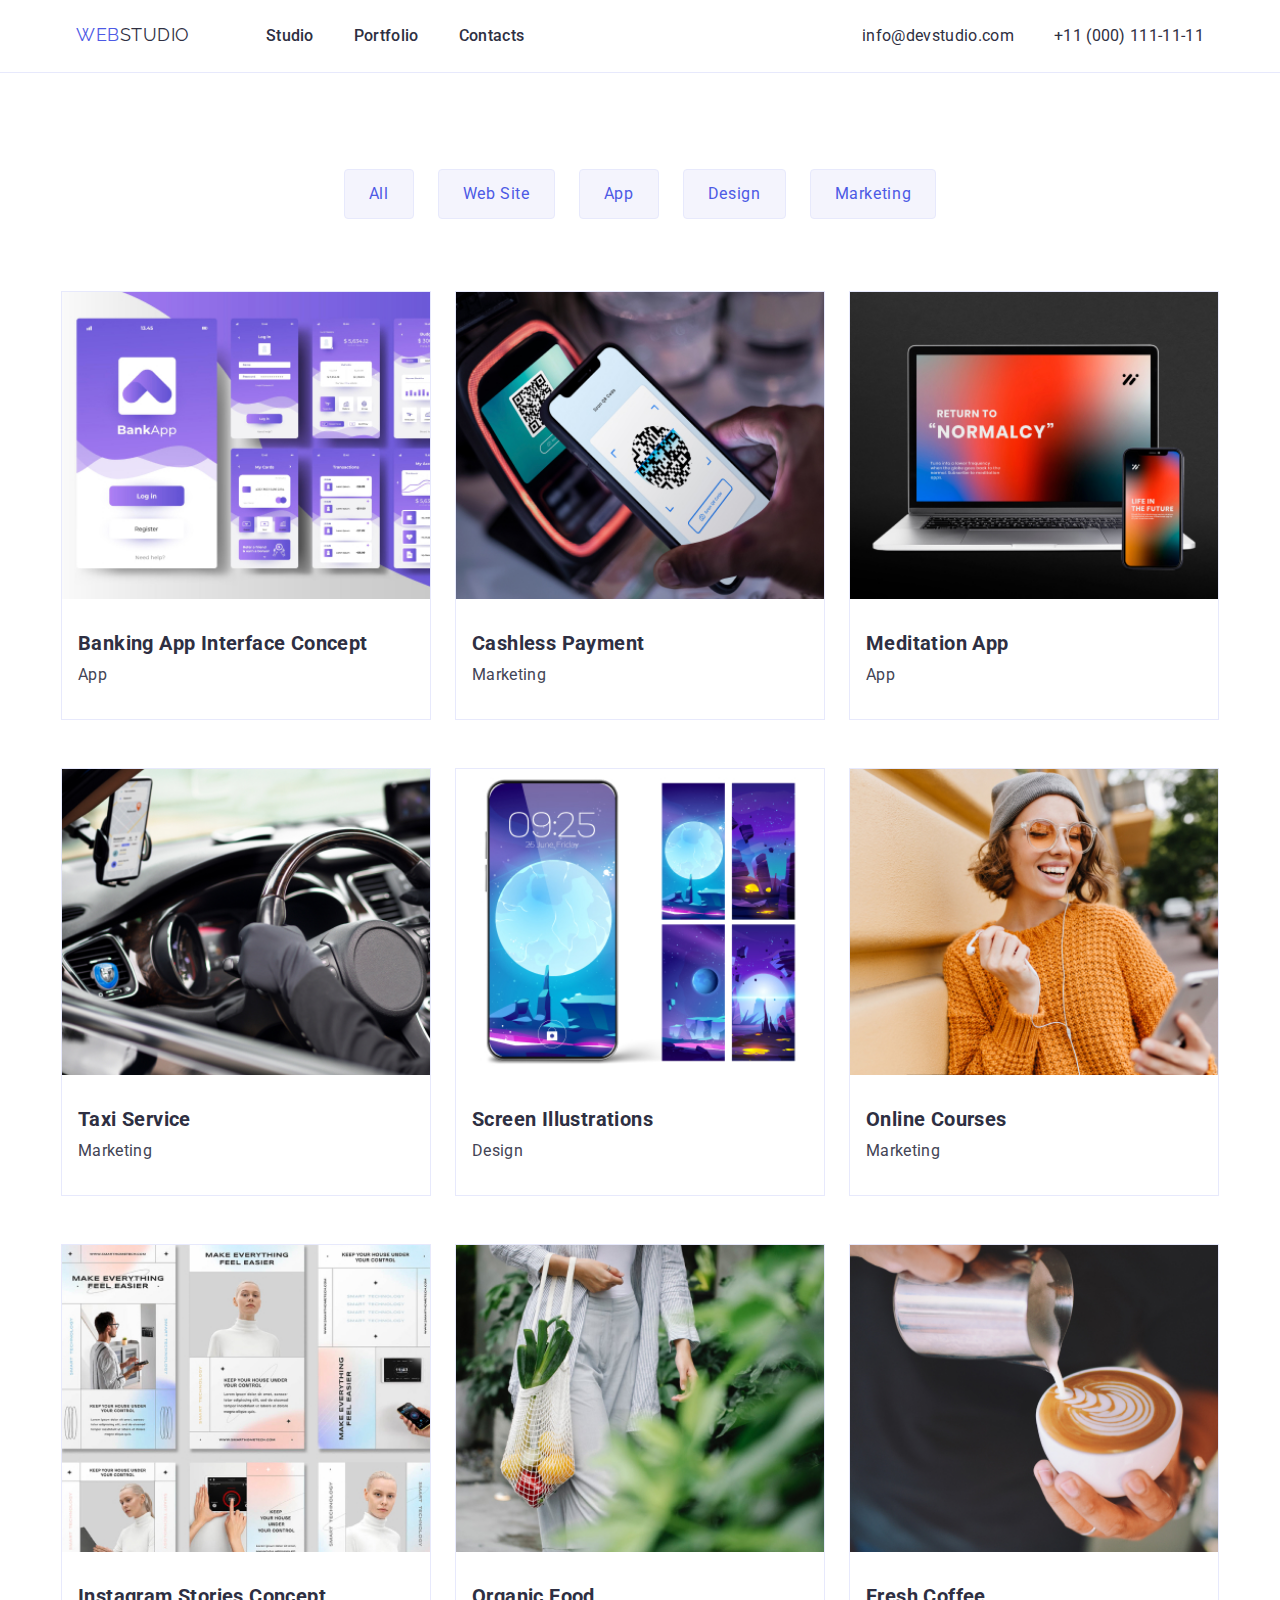
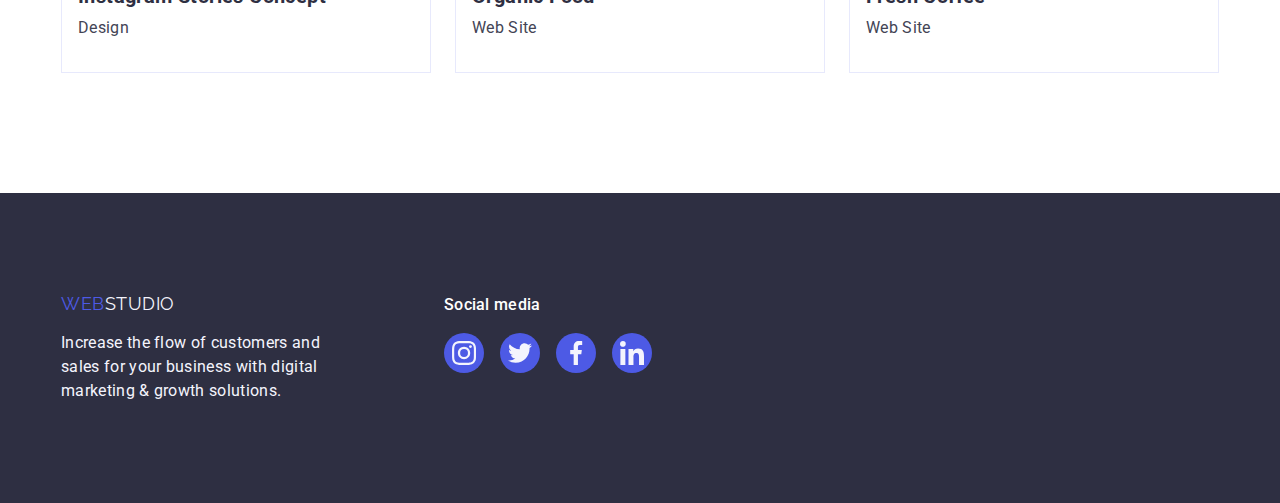
<file: portfolio.html>
<!DOCTYPE html>
<html lang="en">
    <head>
        <meta charset="UTF-8">
        <meta name="description" content="Homework 1">
        <title>Portfolio</title>
        <link rel="stylesheet" href="https://cdnjs.cloudflare.com/ajax/libs/modern-normalize/1.0.0/modern-normalize.min.css">
        <link rel="stylesheet" href="./css/styles.css">
        <link rel="preconnect" href="https://fonts.googleapis.com">
        <link rel="preconnect" href="https://fonts.gstatic.com" crossorigin>
        <link href="https://fonts.googleapis.com/css2?family=Raleway:wght@800&family=Roboto:wght@400;500;700;900&display=swap" rel="stylesheet">
    </head>
    <body>
        <!-- Page header -->
        <header class="main-header-menu">
            <div class="container main-header-container">
                <nav class="nav-menu">
                    <a class="logo" href="/goit-markup-hw-01/"><span>WEB</span>STUDIO</a>
                    <ul class="nav-list">
                        <li class="nav-list-item">
                            <a class="nav-list-link" href="./index.html">Studio</a>
                        </li>
                        <li class="nav-list-item">
                            <a class="nav-list-link" href="./portfolio.html">Portfolio</a>
                        </li>
                        <li class="nav-list-item">
                            <a class="nav-list-link" href="/contacts">Contacts</a>
                        </li>
                    </ul>
                </nav>
        
                <address class="address">
                    <ul class="address-list">
                        <li class="address-list-item"><a class="address-list-link"
                                href="mailto:info@devstudio.com">info@devstudio.com</a></li>
                        <li class="address-list-item"><a class="address-list-link" href="tel:+110001111111">+11 (000)
                                111-11-11</a></li>
                    </ul>
                </address>
            </div>
        </header>

        <!-- Unique page content -->
        <main>
            <section class="portfolio-buttons">
                <div class="container section-container">
                    <h2 class="section-title-header" hidden>Portfolio</h2>
                    <ul class="portfolio-buttons-list">
                        <li class="portfolio-buttons-items"><button class="portfolio-buttons-cta" type="button">All</button></li>
                        <li class="portfolio-buttons-items"><button class="portfolio-buttons-cta" type="button">Web Site</button></li>
                        <li class="portfolio-buttons-items"><button class="portfolio-buttons-cta" type="button">App</button></li>
                        <li class="portfolio-buttons-items"><button class="portfolio-buttons-cta" type="button">Design</button></li>
                        <li class="portfolio-buttons-items"><button class="portfolio-buttons-cta" type="button">Marketing</button></li>
                    </ul>
                </div>
                
            </section>

            <section class="portfolio-images">
                <div class="container portfolio-container">
                    <h2 class="section-title-header" hidden>Portfolio Images</h2>
                    <ul class="portfolio-images-list">
                        <li class="portfolio-images-items">
                            <img class="porfolio-images-img" src="./images/img-1.jpg" alt="Banking App Interface Concept" width="360"
                                height="300">
                            <div class="portfolio-images-details">
                                <h3 class="portfolio-images-title">Banking App Interface Concept</h3>
                                <p class="portfolio-images-description">App</p>
                            </div>
                        </li>
                        <li class="portfolio-images-items">
                            <img class="porfolio-images-img" src="./images/img-2.jpg" alt="Cashless Payment" width="360" height="300">
                            <div class="portfolio-images-details">
                                <h3 class="portfolio-images-title">Cashless Payment</h3>
                                <p class="portfolio-images-description">Marketing</p>
                            </div>
                        </li>
                        <li class="portfolio-images-items">
                            <img class="porfolio-images-img" src="./images/img-3.jpg" alt="Meditation App" width="360" height="300">
                            <div class="portfolio-images-details">
                                <h3 class="portfolio-images-title">Meditation App</h3>
                                <p class="portfolio-images-description">App</p>
                            </div>
                        </li>
                        <li class="portfolio-images-items">
                            <img class="porfolio-images-img" src="./images/img-4.jpg" alt="Taxi Service" width="360" height="300">
                            <div class="portfolio-images-details">
                                <h3 class="portfolio-images-title">Taxi Service</h3>
                                <p class="portfolio-images-description">Marketing</p>
                            </div>
                        </li>
                        <li class="portfolio-images-items">
                            <img class="porfolio-images-img" src="./images/img-5.jpg" alt="Screen Illustrations" width="360" height="300">
                            <div class="portfolio-images-details">
                                <h3 class="portfolio-images-title">Screen Illustrations</h3>
                                <p class="portfolio-images-description">Design</p>
                            </div>
                        </li>
                        <li class="portfolio-images-items">
                            <img class="porfolio-images-img" src="./images/img-6.jpg" alt="Online Courses" width="360" height="300">
                            <div class="portfolio-images-details">
                                <h3 class="portfolio-images-title">Online Courses</h3>
                                <p class="portfolio-images-description">Marketing</p>
                            </div>
                        </li>
                        <li class="portfolio-images-items">
                            <img class="porfolio-images-img" src="./images/img-7.jpg" alt="Instagram Stories Concept" width="360"
                                height="300">
                            <div class="portfolio-images-details">
                                <h3 class="portfolio-images-title">Instagram Stories Concept</h3>
                                <p class="portfolio-images-description">Design</p>
                            </div>
                        </li>
                        <li class="portfolio-images-items">
                            <img class="porfolio-images-img" src="./images/img-8.jpg" alt="Organic Food" width="360" height="300">
                            <div class="portfolio-images-details">
                                <h3 class="portfolio-images-title">Organic Food</h3>
                                <p class="portfolio-images-description">Web Site</p>
                            </div>
                        </li>
                        <li class="portfolio-images-items">
                            <img class="porfolio-images-img" src="./images/img-9.jpg" alt="Fresh Coffee" width="360" height="300">
                            <div class="portfolio-images-details">
                                <h3 class="portfolio-images-title">Fresh Coffee</h3>
                                <p class="portfolio-images-description">Web Site</p>
                            </div>
                        </li>
                    </ul>
                </div>
            </section>
        </main>

        <!-- Page footer -->
        <footer class="section-footer">
            <div class="container footer-container">
                <div class="footer-container-logo">
                    <a class="logo" href="/goit-markup-hw-01/"><span>WEB</span>STUDIO</a>
                    <p class="footer-description">Increase the flow of customers and <br>sales for your business with digital
                        <br>marketing
                        & growth solutions.</p>
                </div>
        
                <div class="footer-icons">
                    <p class="footer-link">Social media</p>
                    <ul class="footer-link-lists">
                        <li class="footer-link-list-items">
                            <a href="#" class="footer-link-list-item icon-instagram">
                                <svg class="footer-link-list-icon">
                                    <use href="images/icons.svg#icon-instagram" />
                                </svg>
                            </a>
                        </li>
                        <li class="footer-link-list-items">
                            <a href="#" class="footer-link-list-item icon-twitter">
                                <svg class="footer-link-list-icon">
                                    <use href="images/icons.svg#icon-twitter" />
                                </svg>
                            </a>
                        </li>
                        <li class="footer-link-list-items">
                            <a href="#" class="footer-link-list-item icon-facebook">
                                <svg class="footer-link-list-icon">
                                    <use href="images/icons.svg#icon-facebook" />
                                </svg>
                            </a>
                        </li>
                        <li class="footer-link-list-items">
                            <a href="#" class="footer-link-list-item icon-linkedin">
                                <svg class="footer-link-list-icon">
                                    <use href="images/icons.svg#icon-linkedin" />
                                </svg>
                            </a>
                        </li>
                    </ul>
                </div>
            </div>
        </footer>
    </body>
</file>
<file: css/styles.css>
* {
    margin: 0;
    padding: 0;
    box-sizing: border-box;
}

:root {
    --iris: #4d5ae5;
    --navyblue: #2e2f42;
    --black: black;
    --ocean: #404bbf;
    --white: #ffffff;
    --slate: #434455;
    --cornflower: #e7e9fc;
    --cloud: #f4f4fd;
    --green: #31d0aa;
    --lightslate: #8e8f99;
    --navybluemodal: #2e2f42;
    --grey: #2e2f42;
    --dairy: #fcfcfc;
}

body {
    font-family: 'Roboto', sans-serif;
    background-color: var(--white);
}

img {
    display: block;
    width: 100%;
    height: auto;
}

/* page header */

header {
    border-bottom: 1px solid var(--cornflower);
    background: var(--white);
    padding: 24px 0;
}

.logo {
    color: var(--navyblue);
    font-family: Raleway;
    font-size: 18px;
    line-height: 1.17em;
    letter-spacing: 0.54px;
    text-decoration: none;
    text-transform: uppercase;
}

.logo span {
    color: var(--iris);
    font-family: Raleway;
    font-size: 18px;
    line-height: 21px;
    letter-spacing: 0.54px;
}

.nav-menu {
    display: inline-flex;
    gap: 76px;
}

.nav-list-link {
    font-size: 16px;
    font-weight: 500;
    line-height: 1.5em;
    letter-spacing: 0.32px;
    display: flex;
    color: var(--navyblue);
    gap: 40px;
}

.address-list-link {
    font-size: 16px;
    line-height: 24px;
    letter-spacing: 0.32px;
    font-style: normal;
}

.nav-list-item .nav-list-link,
.address-list-item .address-list-link,
.logo {
    list-style: none;
    text-decoration: none;
    color: var(--navyblue);
}

.nav-list-link::after {
    content: '';
    width: 0;
    height: 4px;
    background-color: var(--ocean);
    border-radius: 2px;
    position: absolute;
    left: 0;
    bottom: -25px;
}

.nav-list-item {
    display: inline-block;
    position: relative;
}

.nav-list, .address-list {
    display: flex;
    gap: 40px;
}

.address-list-item {
    display: inline-block;
}

.main-header-menu {
    border-bottom: 1px solid var(--cornflower);
    background: var(--white);
    display: flex;
}

.main-header-container {
    width: 1128px;
    padding: 0px 15px;
    margin-left: auto;
    margin-right: auto;
    display: flex;
    justify-content: space-between;
}

.nav-list-item:hover .nav-list-link,
.nav-list-item:focus .nav-list-link {
    color: var(--ocean);
}

.nav-list-item:hover .nav-list-link::after {
    width: 100%;
}

.address-list-item .address-list-link:hover,
.address-list-item .address-list-link:focus {
    color: var(--ocean);
}

.container {
    width: 1158px;
    margin: 0 auto;
}


/* main content */

.hero {
    background: var(--navyblue);
    text-align: center;
    padding: 188px 0;
    background-image: linear-gradient(rgba(46, 47, 66, 0.7), rgba(46, 47, 66, 0.7)), url(../images/hero-bg.jpg);
    background-size: cover;
    background-repeat: no-repeat;
    background-position: center;

}

.hero-title {
    color: var(--white);
    text-align: center;
    font-size: 56px;
    line-height: 60px;
    letter-spacing: 1.12px;
    margin-bottom: 48px;
}

.hero-cta {
    padding: 16px 32px;
    border-radius: 4px;
    background: var(--iris);
    color: var(--white);
    font-size: 16px;
    line-height: 24px;
    letter-spacing: 0.64px;
    font-family: inherit;
    outline: none;
    border: unset;
    box-shadow: 0px 4px 4px 0px rgba(0, 0, 0, 0.15);
    cursor: pointer;
}

.hero-cta:hover,
.hero-cta:focus {
    background-color: var(--ocean);
}

.section-title-header {
    color: var(--navyblue);
    text-align: center;
    font-size: 36px;
    line-height: 40px;
    letter-spacing: 0.72px;
    text-transform: capitalize;
    margin-bottom: 72px;
}

.features {
    padding: 120px 0;
}

.features-list {
    list-style: none;
    display: flex;
    gap: 24px;
}

.features-list-item-icon {
    display: flex;
    align-items: center;
    justify-content: center;
    width: 264px;
    height: 112px;
    background-color: var(--cloud);
    border-radius: 4px;
}

.features-list-item-icon svg {
    width: 64px;
    height: 64px;
}

.features-list-item-title {
    color: var(--navyblue);
    font-size: 20px;
    line-height: 24px;
    letter-spacing: 0.4px;
    width: 264px;
    margin: 8px 0;
}

.features-list-item-description {
    color: var(--slate);
    font-size: 16px;
    line-height: 24px;
    letter-spacing: 0.32px;
    width: 264px;
}

.features-list-images {
    list-style: none;
}

.service {
    padding: 0 0 120px;
}

.service-list {
    list-style-type: none;
    display: flex;
    gap: 24px
}

.team {
    background: var(--cloud);
    padding: 120px 0px;
}

.team-list {
    list-style-type: none;
    display: flex;
    gap: 24px;
}

.team-list-items {
    background: var(--white);
    border-radius: 0px 0px 4px 4px;
    box-shadow: 0px 2px 1px 0px rgba(46, 47, 66, 0.08), 0px 1px 1px 0px rgba(46, 47, 66, 0.16), 0px 1px 6px 0px rgba(46, 47, 66, 0.08);
}

.team-description {
    padding: 32px 16px;
}

.team-list-name {
    color: var(--navyblue);
    text-align: center;
    font-size: 20px;
    line-height: 24px;
    letter-spacing: 0.4px;
    margin-bottom: 8px;
}

.team-list-position {
    color: var(--slate);
    text-align: center;
    font-size: 16px;
    line-height: 24px;
    letter-spacing: 0.32px;
    margin-bottom: 8px;
}

.social-media-links {
    list-style: none;
    display: flex;
    align-items: center;
    column-gap: 24px;
}

.social-media-link {
    display: flex;
    align-items: center;
    justify-content: center;
    width: 40px;
    height: 40px;
    background-color: var(--iris);
    border-radius: 20px;
}

.social-media-link-icon {
    width: 16px;
    height: 16px;
}

.social-media-link:hover {
    background-color: var(--ocean);
}

.customers {
    padding: 120px 0;
}

.customer-logo {
    list-style: none;
    display: flex;
    align-items: center;
    column-gap: 24px;
}

.customer-logo-items {
    display: flex;
    align-items: center;
    border-radius: 4px;
    border: 1px solid var(--lightslate);
    transition: color 250ms cubic-bezier(0.4, 0, 0.2, 1);
    width: 168px;
    height: 88px;
    justify-content: center;
    color: var(--lightslate);
}

.customer-logo-link {
    padding: 16px 32px;
    color: var(--lightslate);
}

.customer-logo-icon {
    width: 104px;
    height: 56px;
    align-items: center;
    fill: currentColor;
}

.customer-logo-items:hover {
    border-color: var(--ocean);
}

.customer-logo-items:hover .customer-logo-link {
    color: var(--ocean);
}

/* page footer */

.section-footer {
    background: var(--navyblue);
    padding: 100px 0;
    display: flex;
    align-items: center;
    justify-content: space-around;
}

.footer-container-logo {
    display: inline-flex;
    align-items: flex-start;
    flex-direction: column;
    justify-content: center;
    margin-right: 120px;
}

.footer-icons {
    display: inline-flex;
    align-items: flex-start;
    flex-direction: column;
    justify-content: center;
}

.footer-description {
    color: var(--cloud);
    font-size: 16px;
    line-height: 24px;
    letter-spacing: 0.32px;
}

.footer-container .logo {
    color: var(--cloud);
    font-family: Raleway;
    font-size: 18px;
    line-height: 21px;
    letter-spacing: 0.54px;
    margin-bottom: 17.5px;
}

.footer-link {
    color: var(--white);
    line-height: 24px;
    font-size: 16px;
    letter-spacing: 0.32px;
    font-weight: 500;
    margin-bottom: 16px;
}

.footer-link-lists {
    list-style: none;
    display: flex;
    column-gap: 16px;
    align-items: center;
}

.footer-link-list-items {
    display: flex;
    align-items: center;
    justify-content: center;
    width: 40px;
    height: 40px;
    background-color: var(--iris);
    border-radius: 20px;
}

.footer-link-list-item {
    display: flex;
}

.footer-link-list-icon {
    width: 24px;
    height: 24px;
}

.footer-link-list-items:hover {
    background-color: var(--green);
}

/* portfolio page */

.portfolio-buttons {
    padding-top: 96px;
}

.portfolio-buttons-cta {
    list-style: none;
    border-radius: 4px;
    border: 1px solid var(--cornflower);
    background: var(--cloud);
    color: var(--iris);
    text-align: center;
    font-size: 16px;
    line-height: 24px;
    letter-spacing: 0.64px;
    font-family: inherit;
    outline: none;
    padding: 12px 24px;
    cursor: pointer;
}

.portfolio-buttons-list {
    list-style: none;
    display: flex;
    gap: 24px;
    justify-content: center;
}

.portfolio-buttons-cta:hover,
.portfolio-buttons-cta:focus {
    background-color: var(--ocean);
    color: var(--white);
    border: 1px solid var(--ocean);
    box-shadow: 0px 2px 2px 0px rgba(0, 0, 0, 0.12), 0px 2px 1px 0px rgba(0, 0, 0, 0.08), 0px 3px 1px 0px rgba(0, 0, 0, 0.10);
}

.portfolio-images {
    padding: 72px 0 120px;
}

.portfolio-images-title {
    color: var(--navyblue);
    font-size: 20px;
    line-height: 24px;
    letter-spacing: 0.4px;
    margin-bottom: 8px;
}

.portfolio-images-details {
    padding: 32px 16px;
}

.portfolio-images-description {
    color: var(--slate);
    font-size: 16px;
    line-height: 24px;
    letter-spacing: 0.32px;
}

.portfolio-images-list {
    list-style: none;
    display: flex;
    flex-wrap: wrap;
    column-gap: 24px;
    row-gap: 48px;
}

.portfolio-images-items {
    width: calc((100% - 48px) / 3);
    border: 1px solid var(--cornflower);
    background: var(--white);
}

.portfolio-images-items:hover,
.portfolio-images-items:focus {
    border: 1px solid var(--CLOUD, #F4F4FD);
    background: var(--WHITE, #FFF);
    box-shadow: 0px 2px 1px 0px rgba(46, 47, 66, 0.08), 0px 1px 1px 0px rgba(46, 47, 66, 0.16), 0px 1px 6px 0px rgba(46, 47, 66, 0.08);
}
</file>
